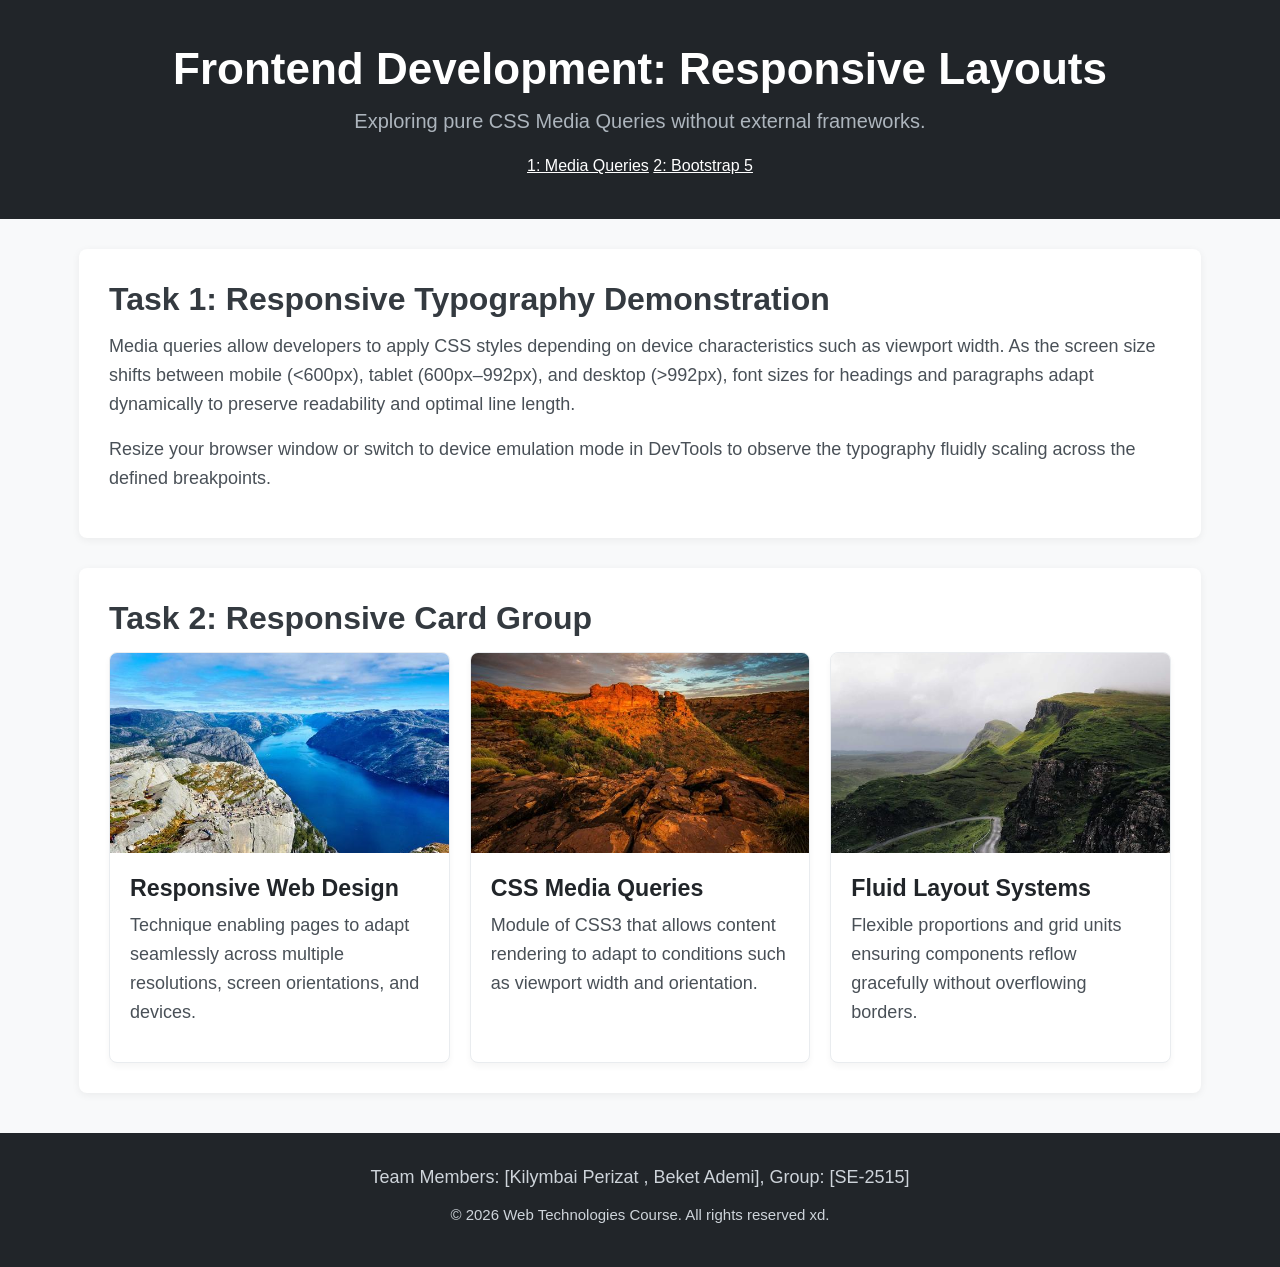
<file: part1.html>
<!DOCTYPE html>
<html lang="en">
<head>
  <meta charset="UTF-8">
  <meta name="viewport" content="width=device-width, initial-scale=1.0">
  <title>Assignment #3 - Part 1: Media Queries</title>
  <link rel="stylesheet" href="style.css">
</head>
<body>

  <!-- Header -->
  <header class="page-header">
    <div class="wrapper">
      <!-- Task 1: Responsive Typography (H1) -->
      <h1>Frontend Development: Responsive Layouts</h1>
      <p class="subtitle">Exploring pure CSS Media Queries without external frameworks.</p>
      <a href="part1.html" class="btn btn-outline-secondary" >1: Media Queries</a>
      <a href="index.html" class="btn btn-primary" >2: Bootstrap 5</a>
    </div>
  </header>

  <main class="wrapper">
    <!-- Task 1: Responsive Typography Section -->
    <section class="typography-section">
      <h2>Task 1: Responsive Typography Demonstration</h2>
      <p>
        Media queries allow developers to apply CSS styles depending on device characteristics 
        such as viewport width. As the screen size shifts between mobile (&lt;600px), 
        tablet (600px–992px), and desktop (&gt;992px), font sizes for headings and paragraphs 
        adapt dynamically to preserve readability and optimal line length.
      </p>
      <p>
        Resize your browser window or switch to device emulation mode in DevTools to observe 
        the typography fluidly scaling across the defined breakpoints.
      </p>
    </section>

    <!-- Task 2: Card Group (Responsive Grid/Flexbox with Media Queries) -->
    <section class="cards-section">
      <h2>Task 2: Responsive Card Group</h2>
      <div class="card-group">
        <!-- Card 1 -->
        <article class="card">
          <img src="images/1015-600x380.jpg" alt="Mountain Landscape">
          <div class="card-body">
            <h3>Responsive Web Design</h3>
            <p>Technique enabling pages to adapt seamlessly across multiple resolutions, screen orientations, and devices.</p>
          </div>
        </article>

        <!-- Card 2 -->
        <article class="card">
          <img src="images/1016-600x380.jpg" alt="Canyon View">
          <div class="card-body">
            <h3>CSS Media Queries</h3>
            <p>Module of CSS3 that allows content rendering to adapt to conditions such as viewport width and orientation.</p>
          </div>
        </article>

        <!-- Card 3 -->
        <article class="card">
          <img src="images/1018-600x380.jpg" alt="Serene Lake">
          <div class="card-body">
            <h3>Fluid Layout Systems</h3>
            <p>Flexible proportions and grid units ensuring components reflow gracefully without overflowing borders.</p>
          </div>
        </article>
      </div>
    </section>
  </main>

  <!-- Task 10: Semantic Footer with Mandatory Team Details -->
  <footer class="page-footer">
    <div class="wrapper">
      <p>Team Members: [Kilymbai Perizat , Beket Ademi], Group: [SE-2515]</p>
      <p><small>&copy; 2026 Web Technologies Course. All rights reserved xd.</small></p>
    </div>
  </footer>

</body>
</html>
</file>
<file: style.css>
* {
  box-sizing: border-box;
  margin: 0;
  padding: 0;
}

body {
  font-family: -apple-system, BlinkMacSystemFont, "Segoe UI", Roboto, Helvetica, Arial, sans-serif;
  line-height: 1.6;
  color: #212529;
  background-color: #f8f9fa;
}

.wrapper {
  width: 90%;
  max-width: 1200px;
  margin: 0 auto;
  padding: 0 15px;
}

.page-header {
  background-color: #212529;
  color: #ffffff;
  padding: 40px 0;
  text-align: center;
}

.typography-section,
.cards-section {
  background: #ffffff;
  border-radius: 8px;
  padding: 30px;
  margin: 30px 0;
  box-shadow: 0 2px 8px rgba(0, 0, 0, 0.06);
}
/*TASK 1: Responsive Typography
   Mobile (<600px) -> Tablet (600px - 992px) -> Desktop (>992px) */

/* 1. Mobile Default (< 600px): Small Font Sizes */
h1 {
  font-size: 1.6rem;
  line-height: 1.3;
  margin-bottom: 0.5rem;
}

h2 {
  font-size: 1.3rem;
  line-height: 1.3;
  margin-bottom: 0.75rem;
  color: #343a40;
}

h3 {
  font-size: 1.1rem;
  line-height: 1.3;
  margin-bottom: 0.5rem;
}

p {
  font-size: 0.9rem;
  margin-bottom: 1rem;
  color: #495057;
}

.subtitle {
  font-size: 0.95rem;
  color: #adb5bd;
}

/* 2. Tablet View (600px to 992px): Medium Font Sizes */
@media screen and (min-width: 600px) and (max-width: 992px) {
  h1 {
    font-size: 2.1rem;
  }
  h2 {
    font-size: 1.6rem;
  }
  h3 {
    font-size: 1.3rem;
  }
  p {
    font-size: 1rem;
  }
  .subtitle {
    font-size: 1.1rem;
  }
}

/* 3. Desktop View (> 992px): Large Font Sizes */
@media screen and (min-width: 993px) {
  h1 {
    font-size: 2.75rem;
  }
  h2 {
    font-size: 2rem;
  }
  h3 {
    font-size: 1.45rem;
  }
  p {
    font-size: 1.125rem;
  }
  .subtitle {
    font-size: 1.25rem;
  }
}

/* TASK 2: Card Group Layout (Flexbox & Media Queries)
   - Desktop (>992px): 3 in a row
   - Tablet (600px–992px): 2 in a row (3rd moves to next line)
   - Mobile (<600px): 1 in a row (stacked vertically) */
.card-group {
  display: flex;
  flex-wrap: wrap;
  gap: 20px;
}

.card {
  background: #ffffff;
  border: 1px solid #e9ecef;
  border-radius: 8px;
  overflow: hidden;
  display: flex;
  flex-direction: column;
  box-shadow: 0 4px 6px rgba(0, 0, 0, 0.04);
}

.card img {
  width: 100%;
  height: 200px;
  object-fit: cover;
  display: block;
}

.card-body {
  padding: 20px;
  flex-grow: 1;
}

/* Mobile (<600px): 1 column */
@media screen and (max-width: 599px) {
  .card {
    flex: 1 1 100%;
  }
}

/* Tablet (600px - 992px): 2 columns */
@media screen and (min-width: 600px) and (max-width: 992px) {
  .card {
    flex: 1 1 calc(50% - 10px);
  }
}

/* Desktop (>992px): 3 columns in one row */
@media screen and (min-width: 993px) {
  .card {
    flex: 1 1 calc(33.333% - 14px);
  }
}

/* Footer */
.page-footer {
  background-color: #212529;
  color: #ced4da;
  padding: 30px 0;
  text-align: center;
  margin-top: 40px;
}

.page-footer p {
  color: #ced4da;
  margin-bottom: 0.5rem;
}

.btn-outline-secondary {
  color: #fff;
}
.btn-primary {
  color: #fff;
}
</file>
